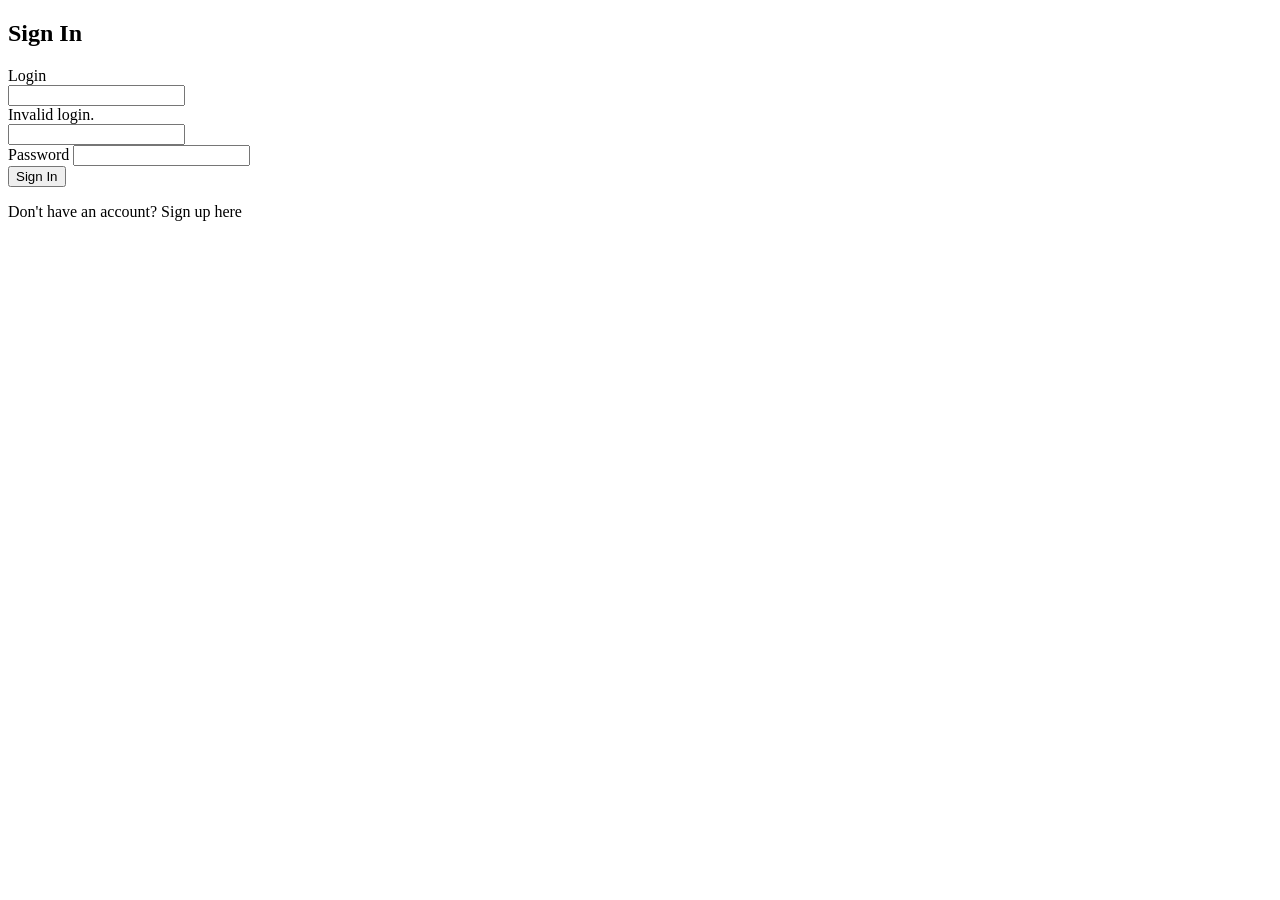
<file: src/main/resources/templates/login.html>
<!DOCTYPE html>
<!-- saved from url=(0079)https://zhukovsd.github.io/weather-viewer-html-layouts/sign-in-with-errors.html -->
<html lang="en" xmlns:th="http://www.w3.org/1999/xhtml">
<head>
    <meta http-equiv="Content-Type" content="text/html; charset=UTF-8">

    <title>Weather Viewer – Sign In</title>
    <link th:href="@{/static/css/login_files/bootstrap.min.css}" rel="stylesheet">
    <link rel="stylesheet" th:href="@{/static/css/login_files/style.css}">
</head>
<body>

<div class="container">
    <div class="row justify-content-center">
        <div class="col-6">
            <div class="weather-logo"
                 th:attr="style='background-image: url(' + @{/static/images/weather-app.png} + ')'">
            </div>
        </div>
    </div>

    <h2 class="text-center mb-5">Sign In</h2>

    <div class="row justify-content-center" th:if="${errors!=null}">
        <div class="col-12 col-lg-4 col-md-6 col-sm-12">
            <div class="alert alert-danger" role="alert" th:each="error : ${errors}">
                <p th:text="${error}"></p>
            </div>
        </div>
    </div>

    <div class="row justify-content-center">
        <div class="col-12 col-lg-4 col-md-6 col-sm-12">
            <form th:action="@{/app/login}" method="post" class="mt-4">
                <div class="mb-3">
                    <label for="login" class="form-label">Login</label>

                    <div class="input-group has-validation" th:if="${0==1}">
                        <input type="text" class="form-control is-invalid" id="login" name="login" required="" value="">
                        <div class="invalid-feedback">
                            Invalid login.
                        </div>
                    </div>
                    <div class="correct" th:if="${1==1}">
                        <input type="text" class="form-control" id="login" name="login" required="" value="">
                    </div>
                </div>
                <div class="mb-3">
                    <label for="password" class="form-label">Password</label>
                    <input type="password" class="form-control" id="password" name="password" required="" value="">
                </div>

                <input type="hidden" name="redirect_to" value="http://localhost/">

                <button type="submit" class="btn btn-primary w-100 mt-3">Sign In</button>
                <p class="mt-2 text-center">Don't have an account? <a th:href="@{/app/registration}">Sign up here</a></p>
            </form>
        </div>
    </div>
</div>


</body>
</html>
</file>
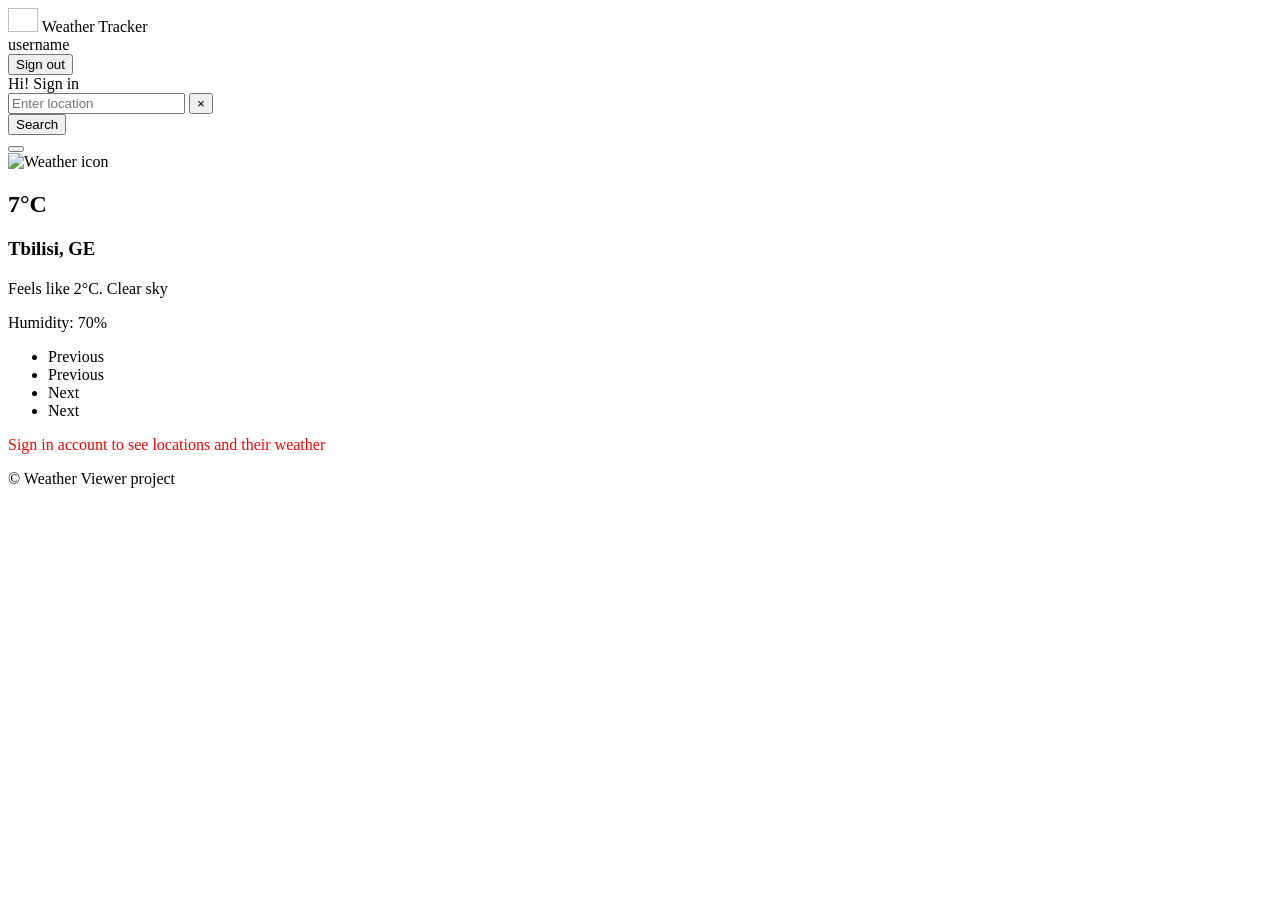
<file: src/main/resources/templates/my_locations.html>
<!DOCTYPE html>
<!-- saved from url=(0065)https://zhukovsd.github.io/weather-viewer-html-layouts/index.html -->
<html lang="en">
<head>
    <meta http-equiv="Content-Type" content="text/html; charset=UTF-8">

    <title>Weather Viewer – Homepage</title>
    <link th:href="@{/static/css/saved_locations_files/bootstrap.min.css}" rel="stylesheet">
    <link rel="stylesheet" th:href="@{/static/css/saved_locations_files/style.css}">
</head>
<body>

<nav class="navbar navbar-light bg-light">
    <div class="container-fluid">
        <a class="navbar-brand" th:href="@{/app}">
            <img th:src="@{/static/css/saved_locations_files/weather-app.png}" alt="" width="30" height="24"
                 class="d-inline-block align-text-top">
            Weather Tracker
        </a>
        <div class="d-flex align-items-center" th:if="${username != null}">
            <span class="navbar-text me-3" th:text="${username}">username</span>
            <form th:action="@{/app/sign_out}" method="post">
                <button class="btn btn-outline-danger" type="submit">Sign out</button>
            </form>
        </div>
        <div class="d-flex align-items-center" th:if="${username == null}">
            <span class="navbar-text me-3">Hi!</span>
            <a th:href="@{/app/login}" class="btn btn-outline-danger">Sign in</a>
        </div>
    </div>
</nav>

<section id="page-content">
    <div class="container mt-4">
        <form th:action="@{/app/locations/search}" method="get" class="d-flex my-4">
            <div class="input-group location-search-input-group me-3">
                <input class="form-control" type="text" name="city" placeholder="Enter location" required="">
                <button class="btn btn-outline-secondary btn-sm clear-input-button" type="button"
                        onclick="this.previousElementSibling.value=&#39;&#39;">
                    ×
                </button>
            </div>
            <button class="btn btn-outline-success" type="submit">Search</button>
        </form>

        <div th:if="user">
            <div class="row">

                    <div th:each="location : ${myLocations.locationWeatherDTOList()}" class="col-12 col-lg-3 col-md-6 mb-4">

                        <div class="card h-100 position-relative weather-card">
                            <form th:action="@{'/app/locations/delete'}" method="POST" class="position-absolute weather-card-delete-form">
                                <input type="hidden" name="currentPage" th:value="${myLocations.currentPage()}">
                                <input type="hidden" name="latitude" th:value="${location.getLatitude()}">
                                <input type="hidden" name="longitude" th:value="${location.getLongitude()}">
                                <button class="btn-close" aria-label="Delete" type="submit"></button>
                            </form>
                            <img class="card-img-top img-fluid"
                                 th:src="@{'/static/images/'+${location.getWeatherIcon()}+'.png'}" alt="Weather icon">
                            <div class="card-body d-flex flex-column">
                                <h1 class="card-text" th:text="${location.getTemperature()}+'°C'">7°C</h1>
                                <h3 class="card-title" th:text="${location.getCity()} + ', ' + ${location.getCountryCode()} ">
                                    Tbilisi, GE</h3>
                                <h2 class="card-title"
                                    th:text="'lat: '+${location.getLatitude()} + ', lon: ' + ${location.getLongitude()} "></h2>
                                <p class="card-text mb-1">Feels like <span
                                        th:text="${location.getFeelsLikeTemperature()}">2</span>°C.
                                    <span th:text="${location.getWeatherDescription()}">Clear sky</span>
                                </p>
                                <p class="card-text mb-1" th:text="'Humidity: '+${location.getHumidity()}+'%'">Humidity:
                                    70%</p>
                            </div>
                        </div>
                    </div>

            </div>

            <div class="container">
                <div class="pagination-container">
                    <nav aria-label="Page navigation">
                        <ul class="pagination">
                            <li class="page-item disabled" th:if="${myLocations.currentPage().equals(1)}">
                                <a class="page-link" tabindex="-1" aria-disabled="true">Previous</a>
                            </li>
                            <li class="page-item" th:if="${!myLocations.currentPage().equals(1)}">
                                <a class="page-link" th:href="@{'/app?currentPage='+${myLocations.currentPage()-1}}">Previous</a>
                            </li>

                            <li class="page-item" th:if="${myLocations.currentPage()==myLocations.overallPages()}">
                                <span class="page-link bg-light text-muted" style="cursor: not-allowed; pointer-events: none;">Next</span>
                            </li>
                            <li class="page-item" th:if="${myLocations.currentPage()<myLocations.overallPages()}">
                                <a class="page-link" th:href="@{'/app?currentPage='+${myLocations.currentPage()+1}}">Next</a>
                            </li>
                        </ul>
                    </nav>
                </div>
            </div>

        </div>

        <div class="d-flex justify-content-center align-items-center" style="height: 100%;" th:if="!user">
            <p style="color: red">Sign in account to see locations and their weather</p>
        </div>
    </div>
</section>

<footer class="d-flex flex-wrap justify-content-between align-items-center py-3 mt-4 border-top">
    <div class="px-4">
        <span>© Weather Viewer project</span>
    </div>
</footer>


</body>
</html>
</file>
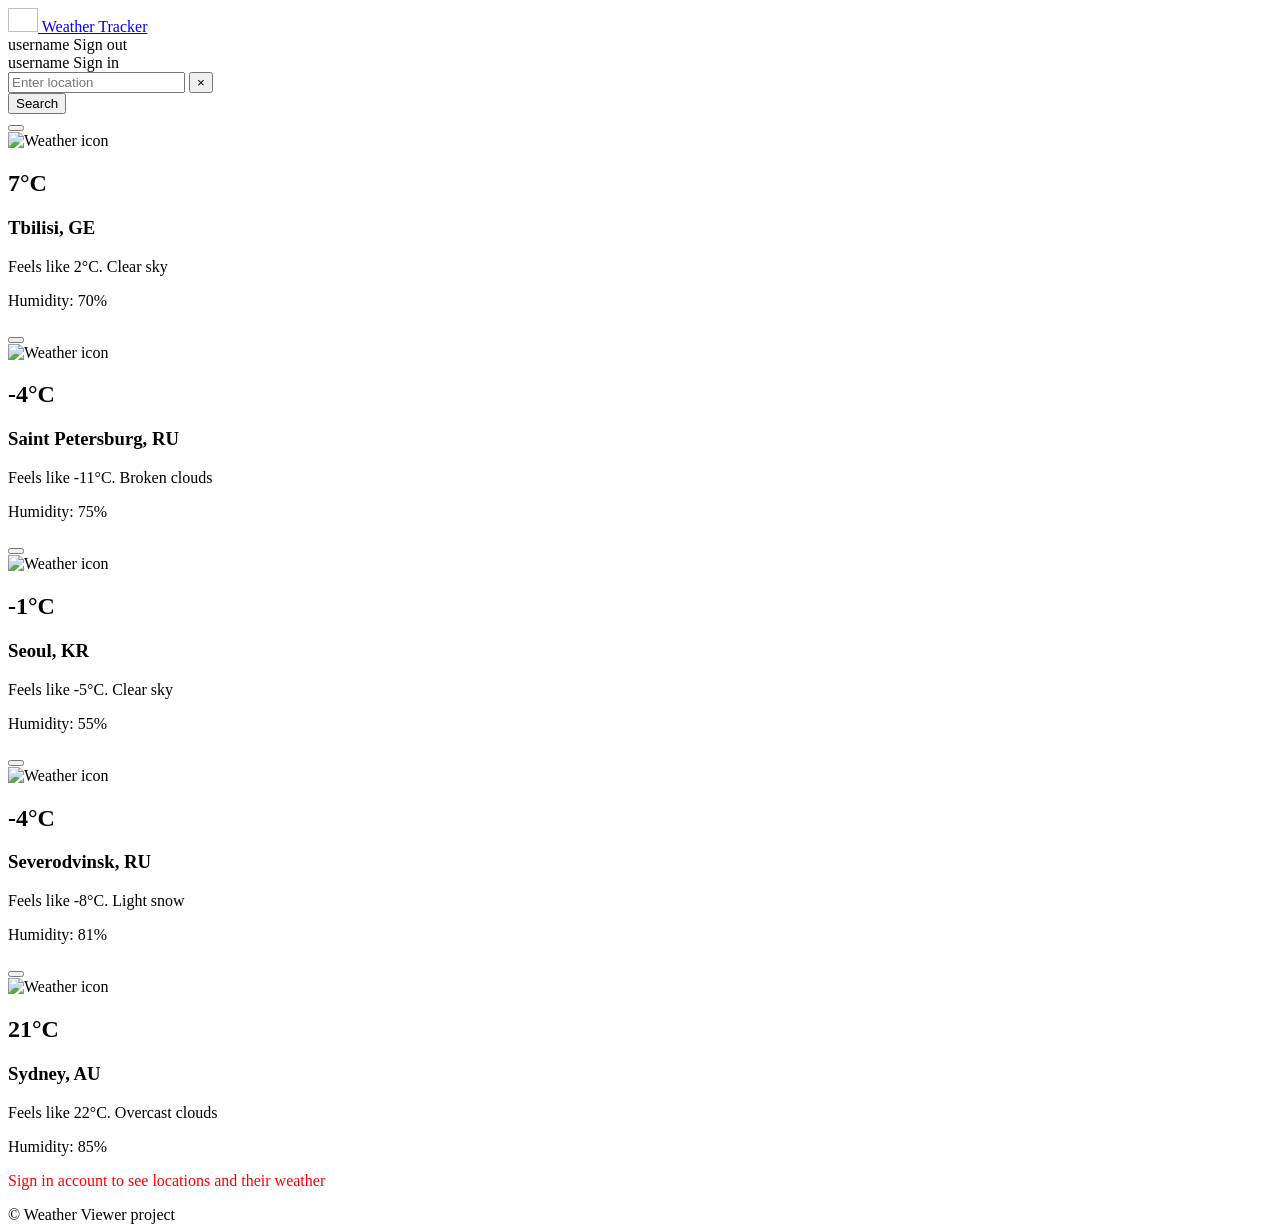
<file: src/main/resources/templates/savedLocations.html>
<!DOCTYPE html>
<!-- saved from url=(0065)https://zhukovsd.github.io/weather-viewer-html-layouts/index.html -->
<html lang="en">
<head>
    <meta http-equiv="Content-Type" content="text/html; charset=UTF-8">

    <title>Weather Viewer – Homepage</title>
    <link th:href="@{/static/css/saved_locations_files/bootstrap.min.css}" rel="stylesheet">
    <link rel="stylesheet" th:href="@{/static/css/saved_locations_files/style.css}">
</head>
<body>

<nav class="navbar navbar-light bg-light">
    <div class="container-fluid">
        <a class="navbar-brand" href="https://zhukovsd.github.io/weather-viewer-html-layouts/index.html#">
            <img th:src="@{/static/css/saved_locations_files/weather-app.png}" alt="" width="30" height="24"
                 class="d-inline-block align-text-top">
            Weather Tracker
        </a>
        <div class="d-flex align-items-center" th:if="${username != null}">
            <span class="navbar-text me-3" th:text="${username}">username</span>
            <a th:href="@{/sign_out}" class="btn btn-outline-danger">Sign out</a>
        </div>
        <div class="d-flex align-items-center" th:if="${username == null}">
            <span class="navbar-text me-3">username</span>
            <a th:href="@{/login}" class="btn btn-outline-danger">Sign in</a>
        </div>
    </div>
</nav>

<section id="page-content">
    <div class="container mt-4">
        <div class="d-flex my-4">
            <div class="input-group location-search-input-group me-3">
                <input class="form-control" type="text" name="name" placeholder="Enter location" required="">
                <button class="btn btn-outline-secondary btn-sm clear-input-button" type="button"
                        onclick="this.previousElementSibling.value=&#39;&#39;">
                    ×
                </button>
            </div>
            <button class="btn btn-outline-success">Search</button>
        </div>

        <div th:if="user">
            <div class="row">
                <div class="col-12 col-lg-3 col-md-6 mb-4">
                    <div class="card h-100 position-relative weather-card">
                        <div class="position-absolute weather-card-delete-form">
                            <button class="btn-close" aria-label="Delete"></button>
                        </div>
                        <img class="card-img-top img-fluid"
                             th:src="@{/static/css/saved_locations_files/weather_default_logo.png}" alt="Weather icon">
                        <div class="card-body d-flex flex-column">
                            <h1 class="card-text">7°C</h1>
                            <h3 class="card-title">Tbilisi, GE</h3>
                            <p class="card-text mb-1">Feels like <span>2</span>°C.
                                <span>Clear sky</span>
                            </p>
                            <p class="card-text mb-1">Humidity: 70%</p>
                        </div>
                    </div>
                </div>
                <div class="col-12 col-lg-3 col-md-6 mb-4">
                    <div class="card h-100 position-relative weather-card">
                        <div class="position-absolute weather-card-delete-form">
                            <button class="btn-close" aria-label="Delete"></button>
                        </div>
                        <img class="card-img-top img-fluid"
                             th:src="@{/static/css/saved_locations_files/weather_default_logo.png}" alt="Weather icon">
                        <div class="card-body d-flex flex-column">
                            <h1 class="card-text">-4°C</h1>
                            <h3 class="card-title">Saint Petersburg, RU</h3>
                            <p class="card-text mb-1">Feels like <span>-11</span>°C.
                                <span>Broken clouds</span>
                            </p>
                            <p class="card-text mb-1">Humidity: 75%</p>
                        </div>
                    </div>
                </div>
                <div class="col-12 col-lg-3 col-md-6 mb-4">
                    <div class="card h-100 position-relative weather-card">
                        <div class="position-absolute weather-card-delete-form">
                            <button class="btn-close" aria-label="Delete"></button>
                        </div>
                        <img class="card-img-top img-fluid"
                             th:src="@{/static/css/saved_locations_files/weather_default_logo.png}" alt="Weather icon">
                        <div class="card-body d-flex flex-column">
                            <h1 class="card-text">-1°C</h1>
                            <h3 class="card-title">Seoul, KR</h3>
                            <p class="card-text mb-1">Feels like <span>-5</span>°C.
                                <span>Clear sky</span>
                            </p>
                            <p class="card-text mb-1">Humidity: 55%</p>
                        </div>
                    </div>
                </div>
                <div class="col-12 col-lg-3 col-md-6 mb-4">
                    <div class="card h-100 position-relative weather-card">
                        <div class="position-absolute weather-card-delete-form">
                            <button class="btn-close" aria-label="Delete"></button>
                        </div>
                        <img class="card-img-top img-fluid"
                             th:src="@{/static/css/saved_locations_files/weather_default_logo.png}" alt="Weather icon">
                        <div class="card-body d-flex flex-column">
                            <h1 class="card-text">-4°C</h1>
                            <h3 class="card-title">Severodvinsk, RU</h3>
                            <p class="card-text mb-1">Feels like <span>-8</span>°C.
                                <span>Light snow</span>
                            </p>
                            <p class="card-text mb-1">Humidity: 81%</p>
                        </div>
                    </div>
                </div>
                <div class="col-12 col-lg-3 col-md-6 mb-4">
                    <div class="card h-100 position-relative weather-card">
                        <div class="position-absolute weather-card-delete-form">
                            <button class="btn-close" aria-label="Delete"></button>
                        </div>
                        <img class="card-img-top img-fluid"
                             th:src="@{/static/css/saved_locations_files/weather_default_logo.png}" alt="Weather icon">
                        <div class="card-body d-flex flex-column">
                            <h1 class="card-text">21°C</h1>
                            <h3 class="card-title">Sydney, AU</h3>
                            <p class="card-text mb-1">Feels like <span>22</span>°C.
                                <span>Overcast clouds</span>
                            </p>
                            <p class="card-text mb-1">Humidity: 85%</p>
                        </div>
                    </div>
                </div>
            </div>
        </div>

        <div class="d-flex justify-content-center align-items-center" style="height: 100%;" th:if="!user">
            <p style="color: red">Sign in account to see locations and their weather</p>
        </div>
    </div>
</section>

<footer class="d-flex flex-wrap justify-content-between align-items-center py-3 mt-4 border-top">
    <div class="px-4">
        <span>© Weather Viewer project</span>
    </div>
</footer>


</body>
</html>
</file>
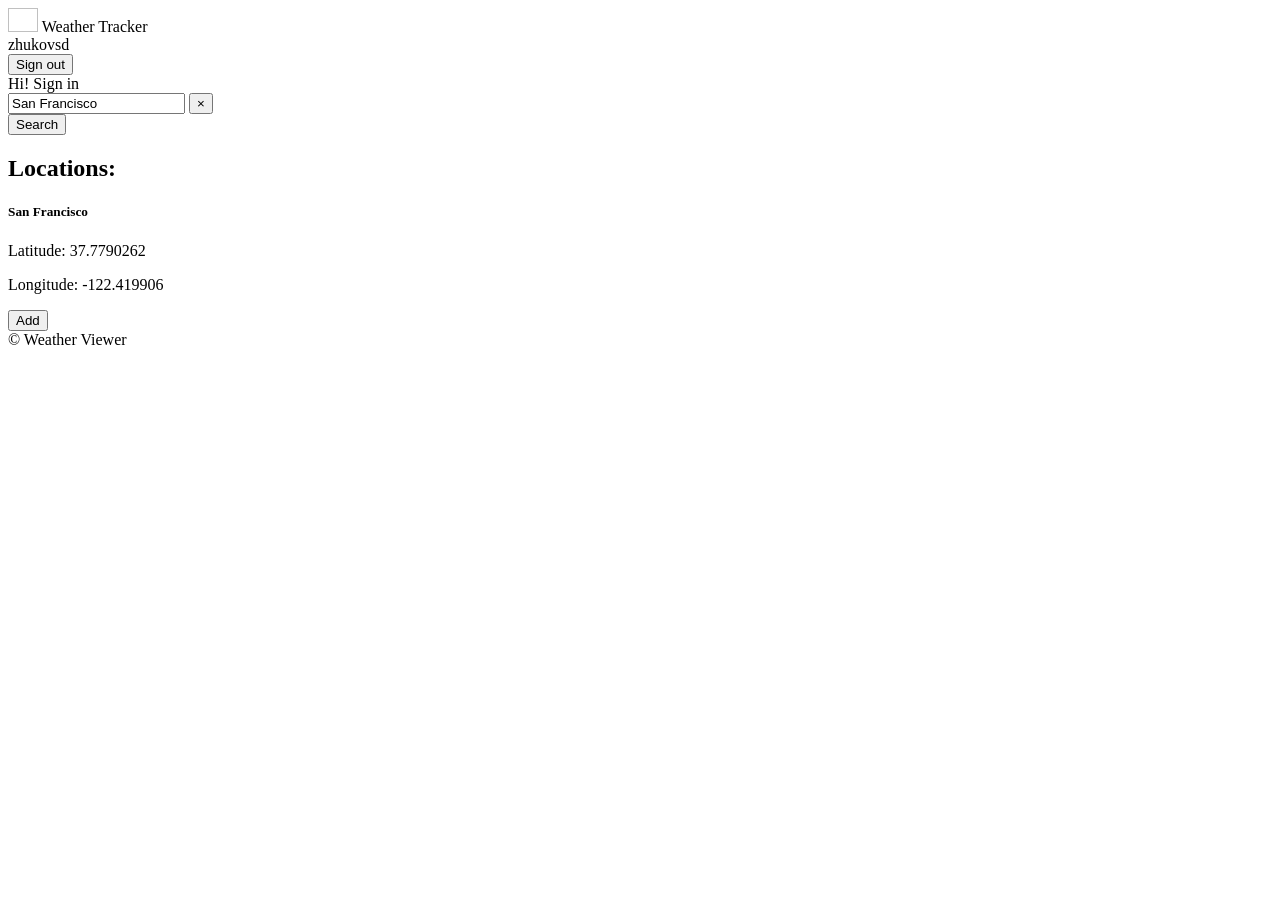
<file: src/main/resources/templates/search_locations.html>
<!DOCTYPE html>
<!-- saved from url=(0074)https://zhukovsd.github.io/weather-viewer-html-layouts/search-results.html -->
<html lang="en" xmlns:th="http://www.w3.org/1999/xhtml">
<head>
    <meta http-equiv="Content-Type" content="text/html; charset=UTF-8">

    <title>Weather Viewer – Homepage</title>
    <link th:href="@{/static/css/weather-viewer-searchpage_files/bootstrap.min.css}" rel="stylesheet">
    <link rel="stylesheet" th:href="@{/static/css/weather-viewer-searchpage_files/style.css}">
</head>
<body>

<nav class="navbar navbar-light bg-light">
    <div class="container-fluid">
        <a class="navbar-brand" th:href="@{/app}">
            <img th:src="@{/static/css/weather-viewer-searchpage_files/weather-app.png}" alt="" width="30" height="24"
                 class="d-inline-block align-text-top">
            Weather Tracker
        </a>
        <div class="d-flex align-items-center" th:if="${username != null}">
            <span class="navbar-text me-3" th:text="${username}">zhukovsd</span>
            <form th:action="@{/app/sign_out}" method="post">
                <button  class="btn btn-outline-danger" type="submit">Sign out</button>
            </form>
        </div>
        <div class="d-flex align-items-center" th:if="${username == null}">
            <span class="navbar-text me-3">Hi!</span>
            <a th:href="@{/app/login}" class="btn btn-outline-danger">Sign in</a>
        </div>
    </div>
</nav>

<section id="page-content">
    <div class="container mt-4">
        <form th:action="@{/app/locations/search}" method="get" class="d-flex my-4">
            <div class="input-group location-search-input-group me-3">
                <input class="form-control" type="text" name="city" placeholder="Enter location"
                       th:value="${searchingCity}" value="San Francisco" required="">
                <button class="btn btn-outline-secondary btn-sm clear-input-button" type="button"
                        onclick="this.previousElementSibling.value=&#39;&#39;">
                    ×
                </button>
            </div>
            <button class="btn btn-outline-success" type="submit">Search</button>
        </form>

        <div>
            <h2>Locations:</h2>
            <div class="row">
                <form th:each="city : ${resultCities}"  th:action="@{/app/locations/add}" method="post" class="col-12 col-lg-3 col-md-6 mb-4">
                    <div class="card h-100">
                        <div class="card-body d-flex flex-column">


                            <input type="hidden"  th:value="${city.name()}" name="name">
                            <input type="hidden" name="latitude" th:value="${city.latitude()}">
                            <input type="hidden" name="longitude" th:value="${city.longitude()}">
                            <input type="hidden" name="searchVal" th:value="${searchingCity}">


                            <h5 class="card-title" th:text="${city.name()}">San Francisco</h5>
                            <p class="card-text mb-1" th:text="${city.latitude()}">Latitude: 37.7790262</p>
                            <p class="card-text mb-1" th:text="${city.longitude()}">Longitude: -122.419906</p>

                            <div class="mt-auto">
                                <button class="btn btn-primary w-100">Add</button>
                            </div>
                        </div>
                    </div>
                </form>
            </div>
        </div>
    </div>
</section>

<footer class="d-flex flex-wrap justify-content-between align-items-center py-3 mt-4 border-top">
    <div class="px-4">
        <span>© Weather Viewer</span>
    </div>
</footer>


</body>
</html>
</file>
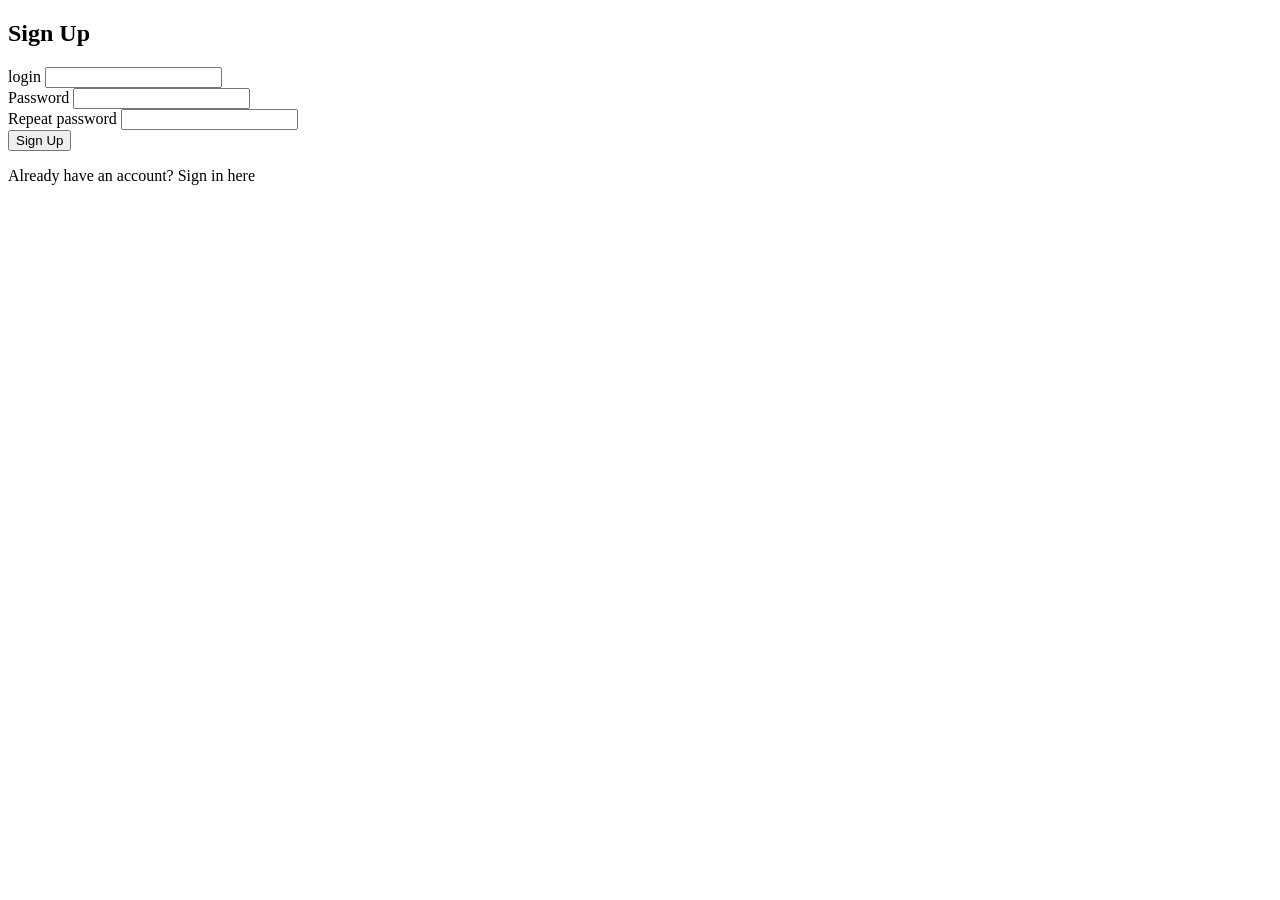
<file: src/main/resources/templates/sign_up.html>
<!DOCTYPE html>
<html lang="en" xmlns:th="http://www.w3.org/1999/xhtml"><head><meta http-equiv="Content-Type" content="text/html; charset=UTF-8">
    
    <title>Weather Viewer – Sign Up</title>
    <link th:href="@{/static/css/sign_up_files/bootstrap.min.css}" rel="stylesheet">
    <link rel="stylesheet" th:href="@{/static/css/sign_up_files/style.css}">
</head>
<body>

<div class="container">
    <div class="row justify-content-center">
        <div class="col-6">
            <div class="weather-logo"
                 th:attr="style='background-image: url(' + @{/static/images/weather-app.png} + ')'">
            </div>
        </div>
    </div>

    <h2 class="text-center mb-5">Sign Up</h2>

    <div class="row justify-content-center" th:if="${errors!=null}">
        <div class="col-12 col-lg-4 col-md-6 col-sm-12">
            <div class="alert alert-danger" role="alert" th:each="error : ${errors}">
                <p th:text="${error}"></p>
            </div>
        </div>
    </div>

    <div class="row justify-content-center">
        <div class="col-12 col-lg-4 col-md-6 col-sm-12">
            <form th:action="@{/app/registration}" method="post" class="mt-4">
                <div class="mb-3">
                    <label for="login" class="form-label">login</label>
                    <input type="text" class="form-control" id="login" name="login" required="" value="">
                </div>
                <div class="mb-3">
                    <label for="password" class="form-label">Password</label>
                    <input type="password" class="form-control" id="password" name="password" required="" value="">
                </div>
                <div class="mb-3">
                    <label for="passwordConfirm" class="form-label">Repeat password</label>
                    <input type="password" class="form-control" id="passwordConfirm" name="passwordConfirm" required="" value="">
                </div>

                <input type="hidden" name="redirect_to" value="http://localhost/">

                <button type="submit" class="btn btn-primary w-100 mt-3">Sign Up</button>
                <p class="mt-2 text-center">Already have an account? <a th:href="@{/app/login}">Sign in here</a></p>
            </form>
        </div>
    </div>
</div>


</body></html>
</file>
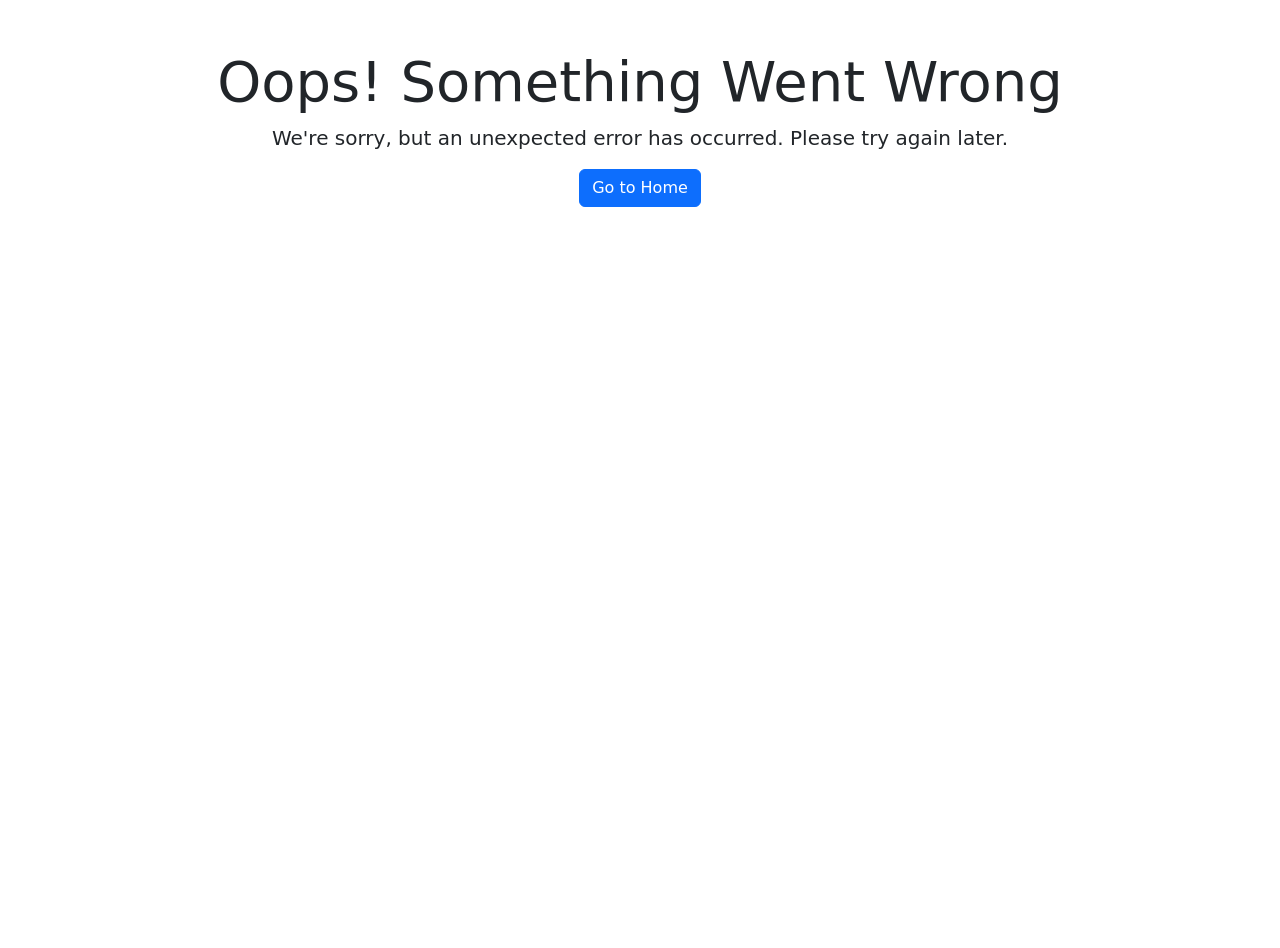
<file: src/main/resources/templates/Weather Viewer - Error.html>
<!DOCTYPE html>
<!-- saved from url=(0065)https://zhukovsd.github.io/weather-viewer-html-layouts/error.html -->
<html lang="en"><head><meta http-equiv="Content-Type" content="text/html; charset=UTF-8">
    
    <title>Weather Viewer - Error</title>
    <link href="./Weather Viewer - Error_files/bootstrap.min.css" rel="stylesheet">
    <link rel="stylesheet" href="./Weather Viewer - Error_files/style.css">
</head>
<body>

<div class="container text-center mt-5">
    <h1 class="display-4">Oops! Something Went Wrong</h1>
    <p class="lead">We're sorry, but an unexpected error has occurred. Please try again later.</p>
    <a class="btn btn-primary" href="https://zhukovsd.github.io/weather-viewer-html-layouts/error.html#">Go to Home</a>
</div>



</body></html>
</file>
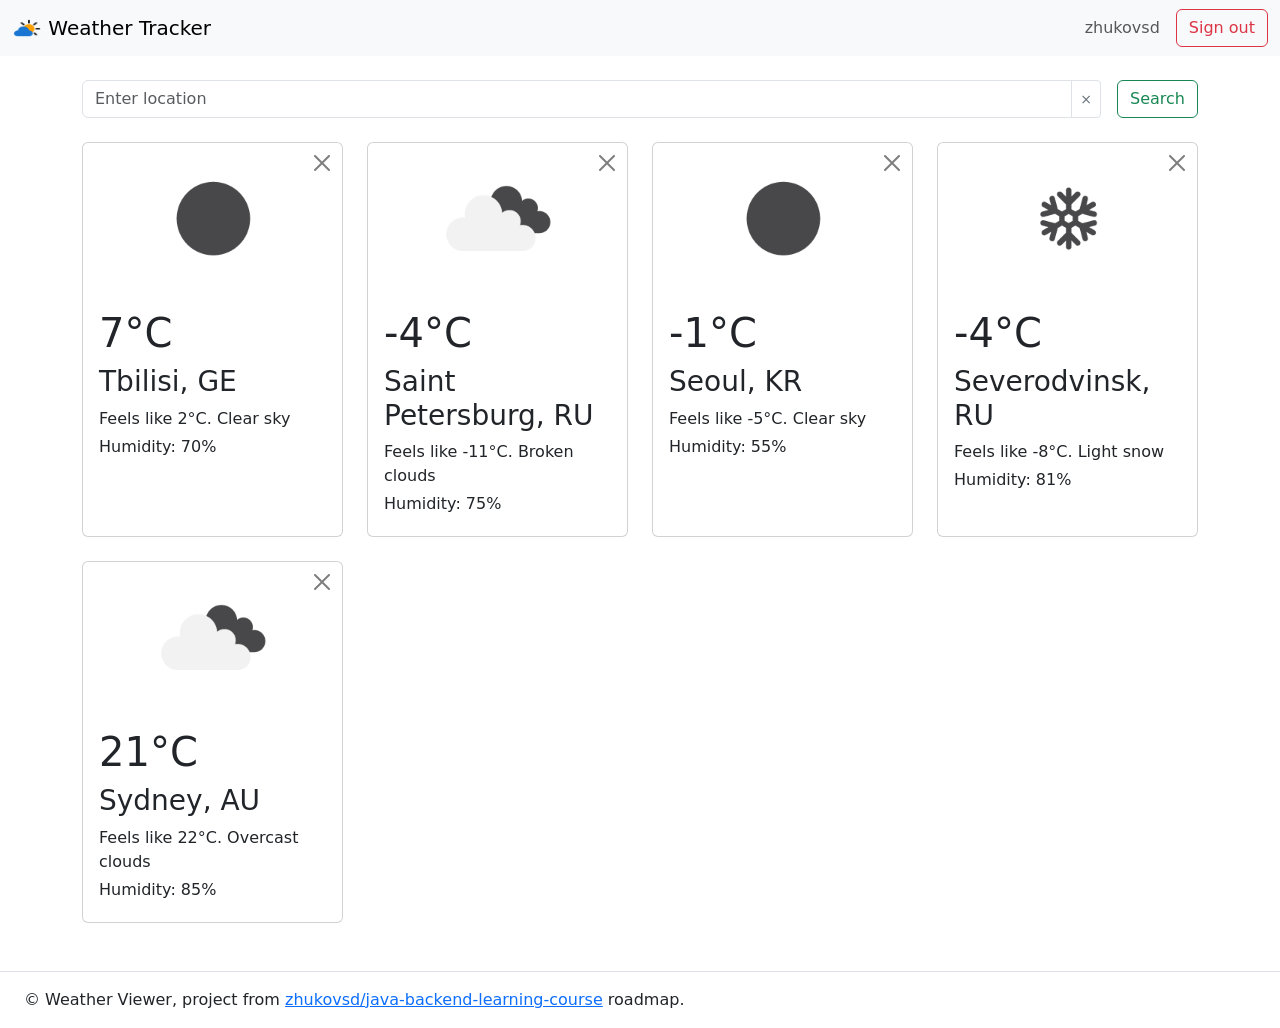
<file: src/main/resources/templates/weather-viewer-homepage.html>
<!DOCTYPE html>
<!-- saved from url=(0065)https://zhukovsd.github.io/weather-viewer-html-layouts/index.html -->
<html lang="en"><head><meta http-equiv="Content-Type" content="text/html; charset=UTF-8">
    
    <title>Weather Viewer – Homepage</title>
    <link href="./weather-viewer-homepage_files/bootstrap.min.css" rel="stylesheet">
    <link rel="stylesheet" href="./weather-viewer-homepage_files/style.css">
</head>
<body>

<nav class="navbar navbar-light bg-light">
    <div class="container-fluid">
        <a class="navbar-brand" href="https://zhukovsd.github.io/weather-viewer-html-layouts/index.html#">
            <img src="./weather-viewer-homepage_files/weather-app.png" alt="" width="30" height="24" class="d-inline-block align-text-top">
            Weather Tracker
        </a>
        <div class="d-flex align-items-center">
            <span class="navbar-text me-3">zhukovsd</span>
            <button class="btn btn-outline-danger">Sign out</button>
        </div>
    </div>
</nav>

<section id="page-content">
    <div class="container mt-4">
        <div class="d-flex my-4">
            <div class="input-group location-search-input-group me-3">
                <input class="form-control" type="text" name="name" placeholder="Enter location" required="">
                <button class="btn btn-outline-secondary btn-sm clear-input-button" type="button" onclick="this.previousElementSibling.value=&#39;&#39;">
                    ×
                </button>
            </div>
            <button class="btn btn-outline-success">Search</button>
        </div>

        <div>
            <div class="row">
                <div class="col-12 col-lg-3 col-md-6 mb-4">
                    <div class="card h-100 position-relative weather-card">
                        <div class="position-absolute weather-card-delete-form">
                            <button class="btn-close" aria-label="Delete"></button>
                        </div>
                        <img class="card-img-top img-fluid" src="./weather-viewer-homepage_files/01n@4x.png" alt="Weather icon">
                        <div class="card-body d-flex flex-column">
                            <h1 class="card-text">7°C</h1>
                            <h3 class="card-title">Tbilisi, GE</h3>
                            <p class="card-text mb-1">Feels like <span>2</span>°C.
                                <span>Clear sky</span>
                            </p>
                            <p class="card-text mb-1">Humidity: 70%</p>
                        </div>
                    </div>
                </div>
                <div class="col-12 col-lg-3 col-md-6 mb-4">
                    <div class="card h-100 position-relative weather-card">
                        <div class="position-absolute weather-card-delete-form">
                            <button class="btn-close" aria-label="Delete"></button>
                        </div>
                        <img class="card-img-top img-fluid" src="./weather-viewer-homepage_files/04n@4x.png" alt="Weather icon">
                        <div class="card-body d-flex flex-column">
                            <h1 class="card-text">-4°C</h1>
                            <h3 class="card-title">Saint Petersburg, RU</h3>
                            <p class="card-text mb-1">Feels like <span>-11</span>°C.
                                <span>Broken clouds</span>
                            </p>
                            <p class="card-text mb-1">Humidity: 75%</p>
                        </div>
                    </div>
                </div>
                <div class="col-12 col-lg-3 col-md-6 mb-4">
                    <div class="card h-100 position-relative weather-card">
                        <div class="position-absolute weather-card-delete-form">
                            <button class="btn-close" aria-label="Delete"></button>
                        </div>
                        <img class="card-img-top img-fluid" src="./weather-viewer-homepage_files/01n@4x.png" alt="Weather icon">
                        <div class="card-body d-flex flex-column">
                            <h1 class="card-text">-1°C</h1>
                            <h3 class="card-title">Seoul, KR</h3>
                            <p class="card-text mb-1">Feels like <span>-5</span>°C.
                                <span>Clear sky</span>
                            </p>
                            <p class="card-text mb-1">Humidity: 55%</p>
                        </div>
                    </div>
                </div>
                <div class="col-12 col-lg-3 col-md-6 mb-4">
                    <div class="card h-100 position-relative weather-card">
                        <div class="position-absolute weather-card-delete-form">
                            <button class="btn-close" aria-label="Delete"></button>
                        </div>
                        <img class="card-img-top img-fluid" src="./weather-viewer-homepage_files/13n@4x.png" alt="Weather icon">
                        <div class="card-body d-flex flex-column">
                            <h1 class="card-text">-4°C</h1>
                            <h3 class="card-title">Severodvinsk, RU</h3>
                            <p class="card-text mb-1">Feels like <span>-8</span>°C.
                                <span>Light snow</span>
                            </p>
                            <p class="card-text mb-1">Humidity: 81%</p>
                        </div>
                    </div>
                </div>
                <div class="col-12 col-lg-3 col-md-6 mb-4">
                    <div class="card h-100 position-relative weather-card">
                        <div class="position-absolute weather-card-delete-form">
                            <button class="btn-close" aria-label="Delete"></button>
                        </div>
                        <img class="card-img-top img-fluid" src="./weather-viewer-homepage_files/04n@4x.png" alt="Weather icon">
                        <div class="card-body d-flex flex-column">
                            <h1 class="card-text">21°C</h1>
                            <h3 class="card-title">Sydney, AU</h3>
                            <p class="card-text mb-1">Feels like <span>22</span>°C.
                                <span>Overcast clouds</span>
                            </p>
                            <p class="card-text mb-1">Humidity: 85%</p>
                        </div>
                    </div>
                </div>
            </div>
        </div>
    </div>
</section>

<footer class="d-flex flex-wrap justify-content-between align-items-center py-3 mt-4 border-top">
    <div class="px-4">
        <span>© Weather Viewer, project from <a href="https://zhukovsd.github.io/java-backend-learning-course/">zhukovsd/java-backend-learning-course</a> roadmap.</span>
    </div>
</footer>


</body></html>
</file>
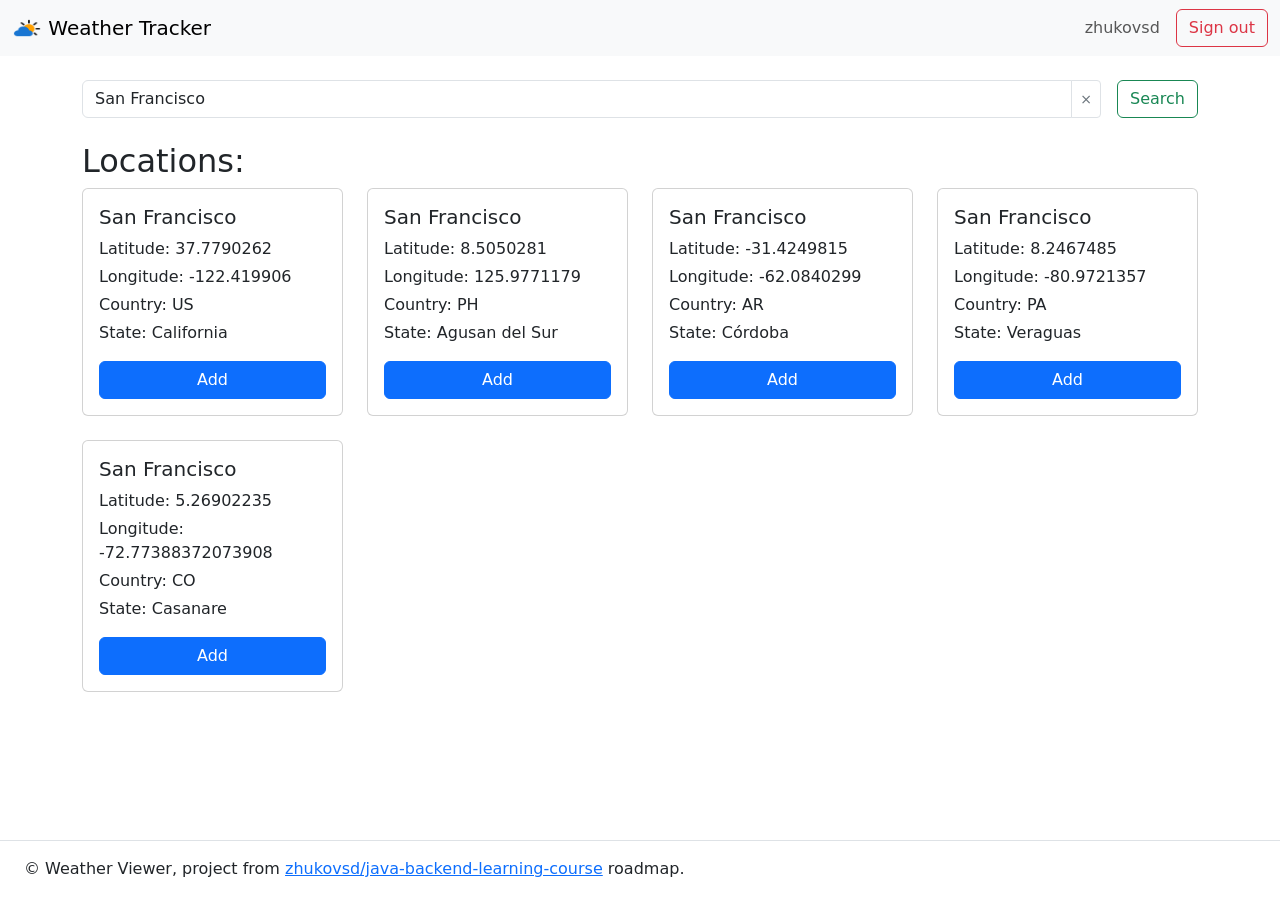
<file: src/main/resources/templates/weather-viewer-searchpage.html>
<!DOCTYPE html>
<!-- saved from url=(0074)https://zhukovsd.github.io/weather-viewer-html-layouts/search-results.html -->
<html lang="en"><head><meta http-equiv="Content-Type" content="text/html; charset=UTF-8">
    
    <title>Weather Viewer – Homepage</title>
    <link href="./weather-viewer-searchpage_files/bootstrap.min.css" rel="stylesheet">
    <link rel="stylesheet" href="./weather-viewer-searchpage_files/style.css">
</head>
<body>

<nav class="navbar navbar-light bg-light">
    <div class="container-fluid">
        <a class="navbar-brand" href="https://zhukovsd.github.io/weather-viewer-html-layouts/search-results.html#">
            <img src="./weather-viewer-searchpage_files/weather-app.png" alt="" width="30" height="24" class="d-inline-block align-text-top">
            Weather Tracker
        </a>
        <div class="d-flex align-items-center">
            <span class="navbar-text me-3">zhukovsd</span>
            <button class="btn btn-outline-danger">Sign out</button>
        </div>
    </div>
</nav>

<section id="page-content">
    <div class="container mt-4">
        <div class="d-flex my-4">
            <div class="input-group location-search-input-group me-3">
                <input class="form-control" type="text" name="name" placeholder="Enter location" value="San Francisco" required="">
                <button class="btn btn-outline-secondary btn-sm clear-input-button" type="button" onclick="this.previousElementSibling.value=&#39;&#39;">
                    ×
                </button>
            </div>
            <button class="btn btn-outline-success">Search</button>
        </div>

        <div>
            <h2>Locations:</h2>
            <div class="row">
                <div class="col-12 col-lg-3 col-md-6 mb-4">
                    <div class="card h-100">
                        <div class="card-body d-flex flex-column">
                            <h5 class="card-title">San Francisco</h5>
                            <p class="card-text mb-1">Latitude: 37.7790262</p>
                            <p class="card-text mb-1">Longitude: -122.419906</p>
                            <p class="card-text mb-1">Country: US</p>
                            <p class="card-text mb-3">State: California</p>
                            <div class="mt-auto">
                                <button class="btn btn-primary w-100">Add</button>
                            </div>
                        </div>
                    </div>
                </div>
                <div class="col-12 col-lg-3 col-md-6 mb-4">
                    <div class="card h-100">
                        <div class="card-body d-flex flex-column">
                            <h5 class="card-title">San Francisco</h5>
                            <p class="card-text mb-1">Latitude: 8.5050281</p>
                            <p class="card-text mb-1">Longitude: 125.9771179</p>
                            <p class="card-text mb-1">Country: PH</p>
                            <p class="card-text mb-3">State: Agusan del Sur</p>
                            <div class="mt-auto">
                                <button class="btn btn-primary w-100">Add</button>
                            </div>
                        </div>
                    </div>
                </div>
                <div class="col-12 col-lg-3 col-md-6 mb-4">
                    <div class="card h-100">
                        <div class="card-body d-flex flex-column">
                            <h5 class="card-title">San Francisco</h5>
                            <p class="card-text mb-1">Latitude: -31.4249815</p>
                            <p class="card-text mb-1">Longitude: -62.0840299</p>
                            <p class="card-text mb-1">Country: AR</p>
                            <p class="card-text mb-3">State: Córdoba</p>
                            <div class="mt-auto">
                                <button class="btn btn-primary w-100">Add</button>
                            </div>
                        </div>
                    </div>
                </div>
                <div class="col-12 col-lg-3 col-md-6 mb-4">
                    <div class="card h-100">
                        <div class="card-body d-flex flex-column">
                            <h5 class="card-title">San Francisco</h5>
                            <p class="card-text mb-1">Latitude: 8.2467485</p>
                            <p class="card-text mb-1">Longitude: -80.9721357</p>
                            <p class="card-text mb-1">Country: PA</p>
                            <p class="card-text mb-3">State: Veraguas</p>
                            <div class="mt-auto">
                                <button class="btn btn-primary w-100">Add</button>
                            </div>
                        </div>
                    </div>
                </div>
                <div class="col-12 col-lg-3 col-md-6 mb-4">
                    <div class="card h-100">
                        <div class="card-body d-flex flex-column">
                            <h5 class="card-title">San Francisco</h5>
                            <p class="card-text mb-1">Latitude: 5.26902235</p>
                            <p class="card-text mb-1">Longitude: -72.77388372073908</p>
                            <p class="card-text mb-1">Country: CO</p>
                            <p class="card-text mb-3">State: Casanare</p>
                            <div class="mt-auto">
                                <button class="btn btn-primary w-100">Add</button>
                            </div>
                        </div>
                    </div>
                </div>
            </div>
        </div>
    </div>
</section>

<footer class="d-flex flex-wrap justify-content-between align-items-center py-3 mt-4 border-top">
    <div class="px-4">
        <span>© Weather Viewer, project from <a href="https://zhukovsd.github.io/java-backend-learning-course/">zhukovsd/java-backend-learning-course</a> roadmap.</span>
    </div>
</footer>


</body></html>
</file>
<file: src/main/resources/templates/Weather Viewer - Error_files/style.css>
body {
    min-height: 100vh;
}

section#page-content {
    min-height: calc(100vh - 164px);
}

.weather-card .weather-card-delete-form {
    top: 8px;
    right: 8px;
}

.weather-card img {
    max-height: 150px;
    object-fit: contain;
}

.weather-logo {
    background-image: url("images/weather-app.png");
    background-size: contain;
    background-repeat: no-repeat;
    background-position: center;

    min-height: 250px;
}

.location-search-input-group .clear-input-button {
    border-color: rgb(222, 226, 230);
}
</file>
<file: src/main/resources/templates/weather-viewer-homepage_files/style.css>
body {
    min-height: 100vh;
}

section#page-content {
    min-height: calc(100vh - 164px);
}

.weather-card .weather-card-delete-form {
    top: 8px;
    right: 8px;
}

.weather-card img {
    max-height: 150px;
    object-fit: contain;
}

.weather-logo {
    background-image: url("images/weather-app.png");
    background-size: contain;
    background-repeat: no-repeat;
    background-position: center;

    min-height: 250px;
}

.location-search-input-group .clear-input-button {
    border-color: rgb(222, 226, 230);
}
</file>
<file: src/main/resources/templates/weather-viewer-searchpage_files/style.css>
body {
    min-height: 100vh;
}

section#page-content {
    min-height: calc(100vh - 164px);
}

.weather-card .weather-card-delete-form {
    top: 8px;
    right: 8px;
}

.weather-card img {
    max-height: 150px;
    object-fit: contain;
}

.weather-logo {
    background-image: url("images/weather-app.png");
    background-size: contain;
    background-repeat: no-repeat;
    background-position: center;

    min-height: 250px;
}

.location-search-input-group .clear-input-button {
    border-color: rgb(222, 226, 230);
}
</file>
